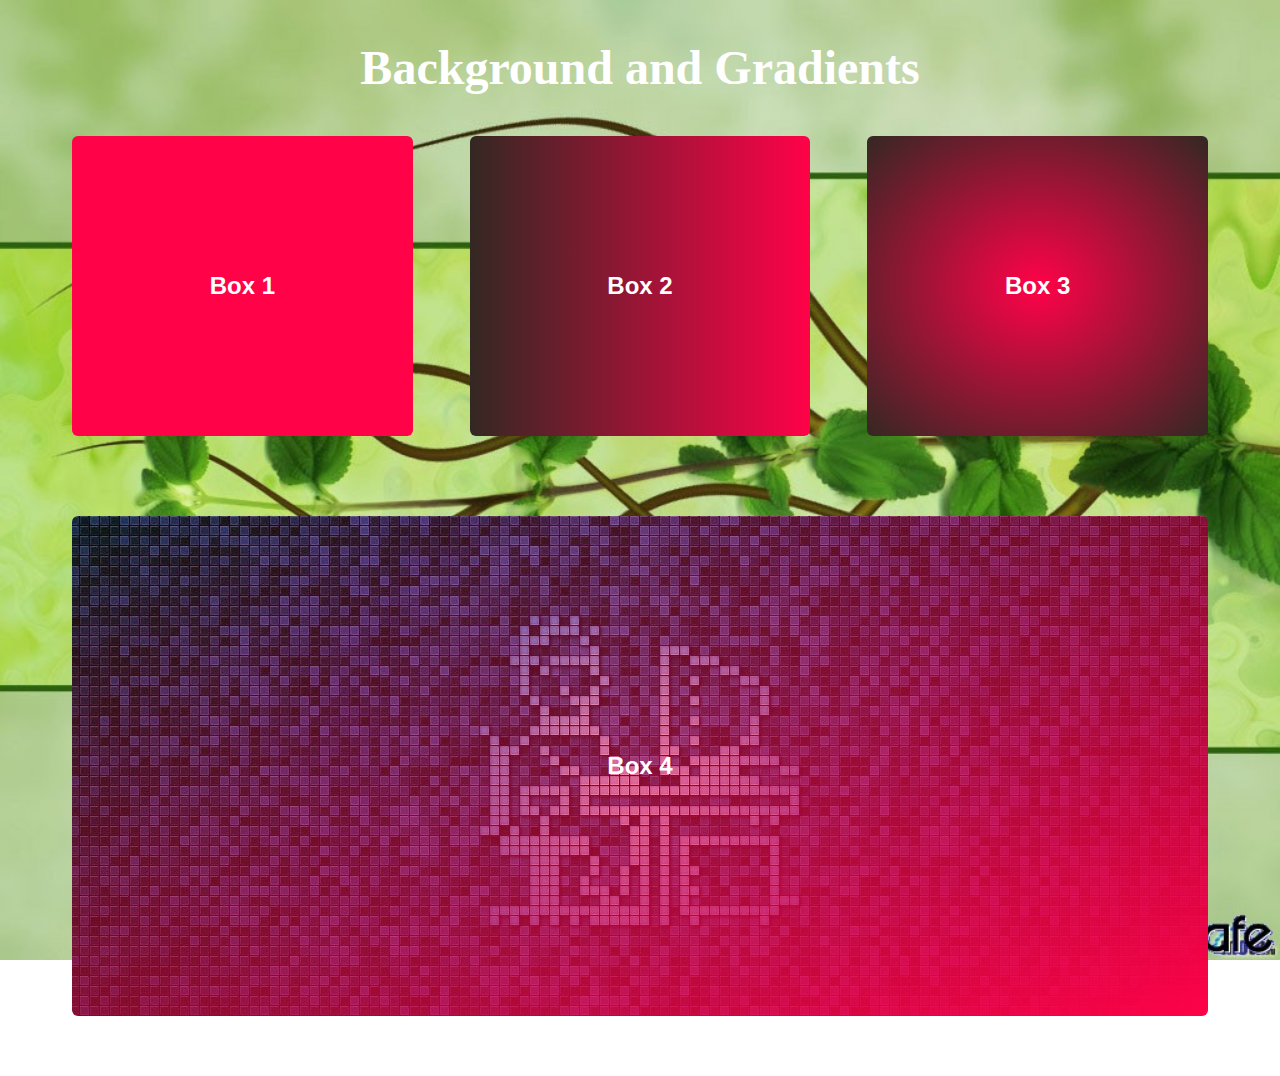
<file: block-BHaabu/index.html>
<!DOCTYPE html>
<html lang="en">
    <head>
        <meta charset="UTF-8">
        <title> background and Gradients assignment-1</title>
        <link rel="stylesheet" href="style.css">
    </head>
    <body>
            <header class="heading">
                <h1>Background and Gradients</h1> 
            </header>
            <main>
                <section>
                    <div class="container flex ">
                            <div class="box box-1 center">Box 1</div>
                            <div class="box box-2 center">Box 2</div>
                            <div class="box box-3 center">Box 3</div>
                    </div>
                </section>
                <section class="margin-top">
                    <div class="container">
                        <div class="box box-4 center">Box 4</div>
                    </div> 
                </section>                    
            </main>                 
    </body>
</html>
</file>
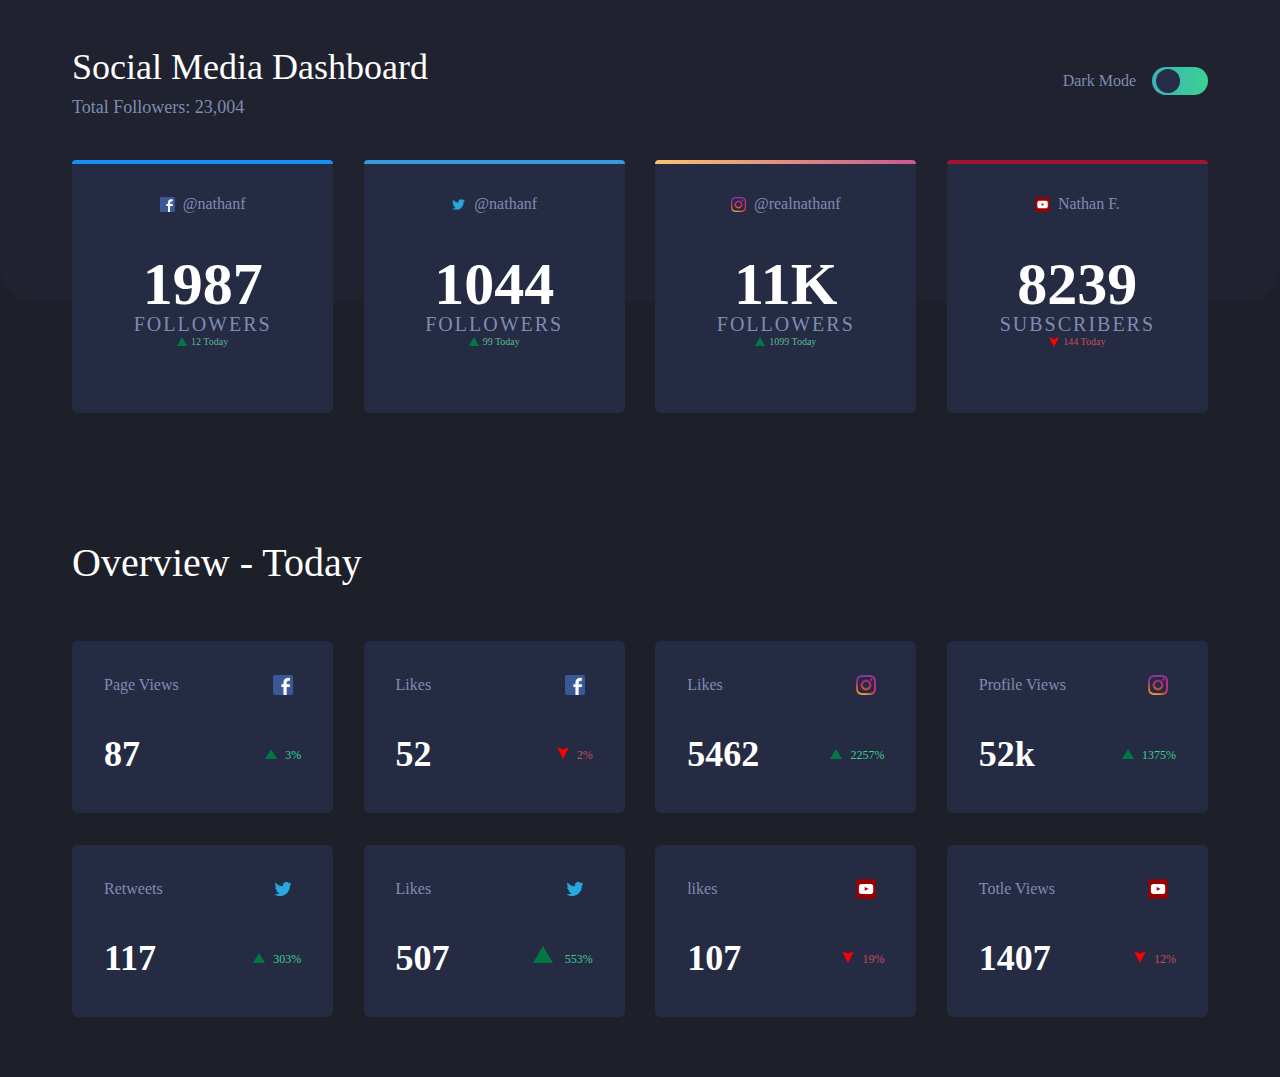
<file: block-BHaabv/index.html>
<!DOCTYPE html>
<html lang="en">
    <head>
        <meta charset="UTF-8">
        <title>Assignment-2 | Background and radients</title>
        <link rel="stylesheet" href="style.css">
    </head>
    <body>
        <header class="header">
            <div class="container flex">
                <div>
                    <h1>Social Media Dashboard</h1>
                    <h4>Total Followers: 23,004</h4>
                </div>
                <div class="btn-container flex">
                    <span>Dark Mode</span>
                    <div class="btn flex">
                        <div class="circle">
                        </div>
                    </div>
                </div>
            </div>
        </header>
        <main class="main">
            <section class="card-container">
                <div class="container flex">
                    <div class="card card-fb">
                        <div class="border-top"></div>
                        <header class="flex center">
                            <img src="media/fb.png" alt="fb">
                            <p>@nathanf</p>
                        </header>
                        <div class="card-body">
                            <h2>1987</h2>
                            <p>Followers</p>
                            <footer class="card-footer flex center">
                                <img src="media/up arrow.png" alt="arrow-up">
                                <span>12 Today</span>
                            </footer>
                        </div>
                    </div>
                    <div class="card card-twitter ">
                        <div class="border-top"></div>
                        <header class="flex center">
                            <img src="media/twitter.png" alt="twitter">
                            <p>@nathanf</p>
                        </header>
                        <div class="card-body">
                            <h2>1044</h2>
                            <p>Followers</p>
                            <footer class="card-footer flex center">
                                <img src="media/up arrow.png" alt="arrow-up">
                                <span>99 Today</span>
                            </footer>
                        </div>
                    </div>
                    <div class="card card-instagram">
                        <div class="border-top"></div>
                        <header class="flex center">
                            <img src="media/instagram.png" alt="insta">
                            <p>@realnathanf</p>
                        </header>
                        <div class="card-body">
                            <h2>11K</h2>
                            <p>Followers</p>
                            <footer class="card-footer flex center">
                                <img src="media/up arrow.png" alt="arrow-up">
                                <span>1099 Today</span>
                            </footer>
                        </div>
                    </div>
                    <div class="card card-youtube">
                        <div class="border-top"></div>
                        <header class="flex center">
                            <img src="media/youtube.png" alt="youtube">
                            <p>Nathan F.</p>
                        </header>
                        <div class="card-body">
                            <h2>8239</h2>
                            <p>Subscribers</p>
                            <footer class="card-footer flex center">
                                <img src="media/down arrow.png" alt="arrow-down">
                                <span class="down">144 Today</span>
                            </footer>
                        </div>
                    </div>
                </div>
            </section>
            <section class="overview card-container">
                <div class="container">
                    <h2>Overview - Today</h2>
                    <div class="flex wrap">
                    <div class="card overview-card">
                        <header class="card-header flex">
                            <h4>Page Views</h4>
                            <img src="media/fb.png" alt="fb">
                        </header>
                        <div class="flex">
                            <h3>87</h3>
                            <div>
                                <img class="up" src="media/up arrow.png" alt="arrow-up">
                                <span>3%</span>
                            </div>
                        </div>

                    </div>
                    <div class="card overview-card">
                        <header class="card-header flex">
                            <h4>Likes</h4>
                            <img src="media/fb.png" alt="fb">
                        </header>
                        <div class="flex">
                            <h3>52</h3>
                            <div>
                                <img class="up" src="media/down arrow.png" alt="arrow-down">
                                <span class="down">2%</span>
                            </div>
                        </div>
                    </div>
                    <div class="card overview-card">
                        <header class="card-header flex">
                            <h4>Likes</h4>
                            <img src="media/instagram.png" alt="insta">
                        </header>
                        <div class="flex">
                            <h3>5462</h3>
                            <div>
                                <img class="up" src="media/up arrow.png" alt="arrow-up">
                                <span>2257%</span>
                            </div>
                        </div>
                    </div>
                    <div class="card overview-card">
                        <header class="card-header flex">
                            <h4>Profile Views</h4>
                            <img src="media/instagram.png" alt="insta">
                        </header>
                        <div class="flex">
                            <h3>52k</h3>
                            <div>
                                <img class="up" src="media/up arrow.png" alt="arrow-up">
                                <span>1375%</span>
                            </div>
                        </div>
                    </div>
                    <div class="card overview-card">
                        <header class="card-header flex">
                            <h4>Retweets</h4>
                            <img src="media/twitter.png" alt="twitter">
                        </header>
                        <div class="flex">
                            <h3>117</h3>
                            <div>
                                <img class="up" src="media/up arrow.png" alt="arrow-up">
                                <span>303%</span>
                            </div>
                        </div>

                    </div>
                    <div class="card overview-card">
                        <header class="card-header flex">
                            <h4>Likes</h4>
                            <img src="media/twitter.png" alt="twitter">
                        </header>
                        <div class="flex">
                            <h3>507</h3>
                            <div>
                                <img src="media/up arrow.png" alt="arrow-up">
                                <span>553%</span>
                            </div>
                        </div>
                    </div>
                    <div class="card overview-card">
                        <header class="card-header flex">
                            <h4>likes</h4>
                            <img src="media/youtube.png" alt="youtube">
                        </header>
                        <div class="flex">
                            <h3>107</h3>
                            <div>
                                <img class="up" src="media/down arrow.png" alt="arrow-down">
                                <span class="down">19%</span>
                            </div>
                        </div>
                    </div>
                    <div class="card overview-card">
                        <header class="card-header flex">
                            <h4>Totle Views</h4>
                            <img src="media/youtube.png" alt="youtube">
                        </header>
                        <div class="flex">
                            <h3>1407</h3>
                            <div>
                                <img class="up" src="media/down arrow.png" alt="arrow-down">
                                <span class="down">12%</span>
                            </div>
                        </div>
                    </div>
                </div>
                </div>

            </section>

        </main>
    </body>
</html>
</file>
<file: block-BHaabu/style.css>
html, body, div, span, applet, object, iframe,
h1, h2, h3, h4, h5, h6, p, blockquote, pre,
a, abbr, acronym, address, big, cite, code,
del, dfn, em, img, ins, kbd, q, s, samp,
small, strike, strong, sub, sup, tt, var,
b, u, i, center,
dl, dt, dd, ol, ul, li,
fieldset, form, label, legend,
table, caption, tbody, tfoot, thead, tr, th, td,
article, aside, canvas, details, embed, 
figure, figcaption, footer, header, hgroup, 
menu, nav, output, ruby, section, summary,
time, mark, audio, video {
	margin: 0;
	padding: 0;
	border: 0;
	font-size: 100%;
	font: inherit;
	vertical-align: baseline;
}
/* HTML5 display-role reset for older browsers */
article, aside, details, figcaption, figure, 
footer, header, hgroup, menu, nav, section {
	display: block;
}
body {
	line-height: 1;
}
ol, ul {
	list-style: none;
}
blockquote, q {
	quotes: none;
}
blockquote:before, blockquote:after,
q:before, q:after {
	content: '';
	content: none;
}
table {
	border-collapse: collapse;
	border-spacing: 0;
}
/*custom style*/
body{
    font-size: 16px;
    line-height: 1.5;
    font-family: "Karla", sans-serif;
}
h1,h2,h3,h4,h5,h6{
    font-family: "DM Serif Display", serif;
}
/*General*/
*,
*::before,
*::after{
    box-sizing: border-box;
}
body{
    font-size: 16px;
    line-height: 1.5;
    background: url(assets/media/background.jpg) no-repeat;
    background-size: cover;
    padding-bottom: 60px;
    background-attachment: fixed;
}
.container{
    max-width: 1200px;
    margin: 0 auto;
    padding: 0 32px;
}
.flex{
    display: flex;
    justify-content: space-between;
    align-items: center;
}
.center{
    display: flex;
    justify-content: center;
    align-items: center;
}
/*Header*/
.heading{
    font-size: 48px;
    color: white;
    text-align: center;
    padding: 32px 0;
    font-weight: 700;
}
.col-1-3{
    flex: 0 1 30%;
    margin-top: 60px;
}
.box{
    
    height: 300px;
    width: 30%;
    background-color: white;
    border-radius: 6px;
    font-size: 24px;
    font-weight: 700;
    color: white;
}
.box-1{
    background-image:linear-gradient(#FF0248, #FF0248);
}
.box-2{
    background-image:linear-gradient(to right,#342823, #FF0248);
}
.box-3{
    background-image: radial-gradient(#FF0248,#342823)
}
.margin-top{
    margin-top: 80px;
}
.box-4{
    background: linear-gradient(to right bottom,transparent, #FF0248),url(assets/media/box.jpg) 50% 50% no-repeat;
    height: 500px;
    width: 100%;
}
</file>
<file: block-BHaabv/style.css>
html, body, div, span, applet, object, iframe,
h1, h2, h3, h4, h5, h6, p, blockquote, pre,
a, abbr, acronym, address, big, cite, code,
del, dfn, em, img, ins, kbd, q, s, samp,
small, strike, strong, sub, sup, tt, var,
b, u, i, center,
dl, dt, dd, ol, ul, li,
fieldset, form, label, legend,
table, caption, tbody, tfoot, thead, tr, th, td,
article, aside, canvas, details, embed, 
figure, figcaption, footer, header, hgroup, 
menu, nav, output, ruby, section, summary,
time, mark, audio, video {
	margin: 0;
	padding: 0;
	border: 0;
	font-size: 100%;
	font: inherit;
	vertical-align: baseline;
}
/* HTML5 display-role reset for older browsers */
article, aside, details, figcaption, figure, 
footer, header, hgroup, menu, nav, section {
	display: block;
}
body {
	line-height: 1;
}
ol, ul {
	list-style: none;
}
blockquote, q {
	quotes: none;
}
blockquote:before, blockquote:after,
q:before, q:after {
	content: '';
	content: none;
}
table {
	border-collapse: collapse;
	border-spacing: 0;
}
/*custom style*/
body{
    font-size: 16px;
    line-height: 1.5;
    background-color: #1D2029;
    color: white;
}
/*General*/
*,
*::before,
*::after{
    box-sizing: border-box;
}
.container{
    max-width: 1200px;
    margin: 0 auto;
    padding: 0 32px;
}
.flex{
    display: flex;
    justify-content: space-between;
    align-items: center;
}
.center{
    display: flex;
    justify-content: center;
    align-items: center;
}
.wrap{
    flex-wrap: wrap;
}
img{
    width: 15px;
}
/*Header*/
.header{
    padding: 40px 0;
    background-color: #20222F;
    padding-bottom: 180px;
    position: absolute;
    width: 100%;
    top: 0;
    border-bottom-left-radius: 32px;
    border-bottom-right-radius: 32px;
}
.main{
    position: relative;
    margin-top: 100px;
}
.header h1{
    font-size: 36px;
}
.header h4{
    font-size: 18px;
    color: #7f8cb2;
}
.btn-container span{
    color: #7f8cb2;
}
.btn{
    width: 56px;
    height: 28px;
    border-radius: 20px;
    background: linear-gradient(to right, #3DB2B9, #3bd192);
    margin-left: 16px;
    padding-left: 4px;
}
.circle{
    width: 24px;
    height: 24px;
    background-color: #262C45;
    border-radius: 50%;
    align-items: center;
    
}
/*Cards*/
.card-container{
    padding: 60px 0;
}
.card{
    background-color: #252B43;
    padding: 32px;
    text-align: center;
    width: 23%;
    color: #7f8cb2;
    position: relative;
    border-radius: 6px;
}
.card img{
    margin-right: 8px;
}
.card h2{
    font-size: 60px;
    color: white;
    font-weight: 700;
    line-height: 1;
}
.card-body p{
    text-transform: uppercase;
    letter-spacing: 2px;
    font-size: 20px;
    font-weight: 300;
    line-height: 1;
}
.card-body{
    padding: 32px 0;
    margin-top: 6px;
}
.card-footer img{
    margin-right: 4px;
    width: 10px;
}
.card-footer span{
    color: #5bb891;
    font-size: 10px;
}
.card-footer .down{
    color: #c34f5f;
}
.border-top{
    width: 100%;
    height: 4px;
    background-color: #188FF5;
    position: absolute;
    left: 0;
    right: 0;
    top: 0;
    border-top-left-radius: 6px;
    border-top-right-radius: 6px;

}
.card-twitter .border-top{
    background-color: #349adc;
}
.card-instagram .border-top{
    background: linear-gradient(to right, #FAC26F, #C75992);
}
.card-youtube .border-top{
    background-color: #A21233;
}

/*Overview*/
.overview-card .card-header{
    margin-bottom: 30px;
}
.overview-card{
    margin-top: 32px;
}
.overview h2{
    font-size: 40px;
    margin-bottom: 16px;
}
.overview-card img{
    width: 20px;
}
.overview-card h3{
    font-size: 36px;
    color: white;
    font-weight: 700;
}
.overview-card span{
    font-size: 12px;
    color: #3bd192;
}
.overview-card .up{
    width: 12px;
    margin-right: 4px;
}
.overview-card .down{
    color: #c34f5f;
}
</file>
